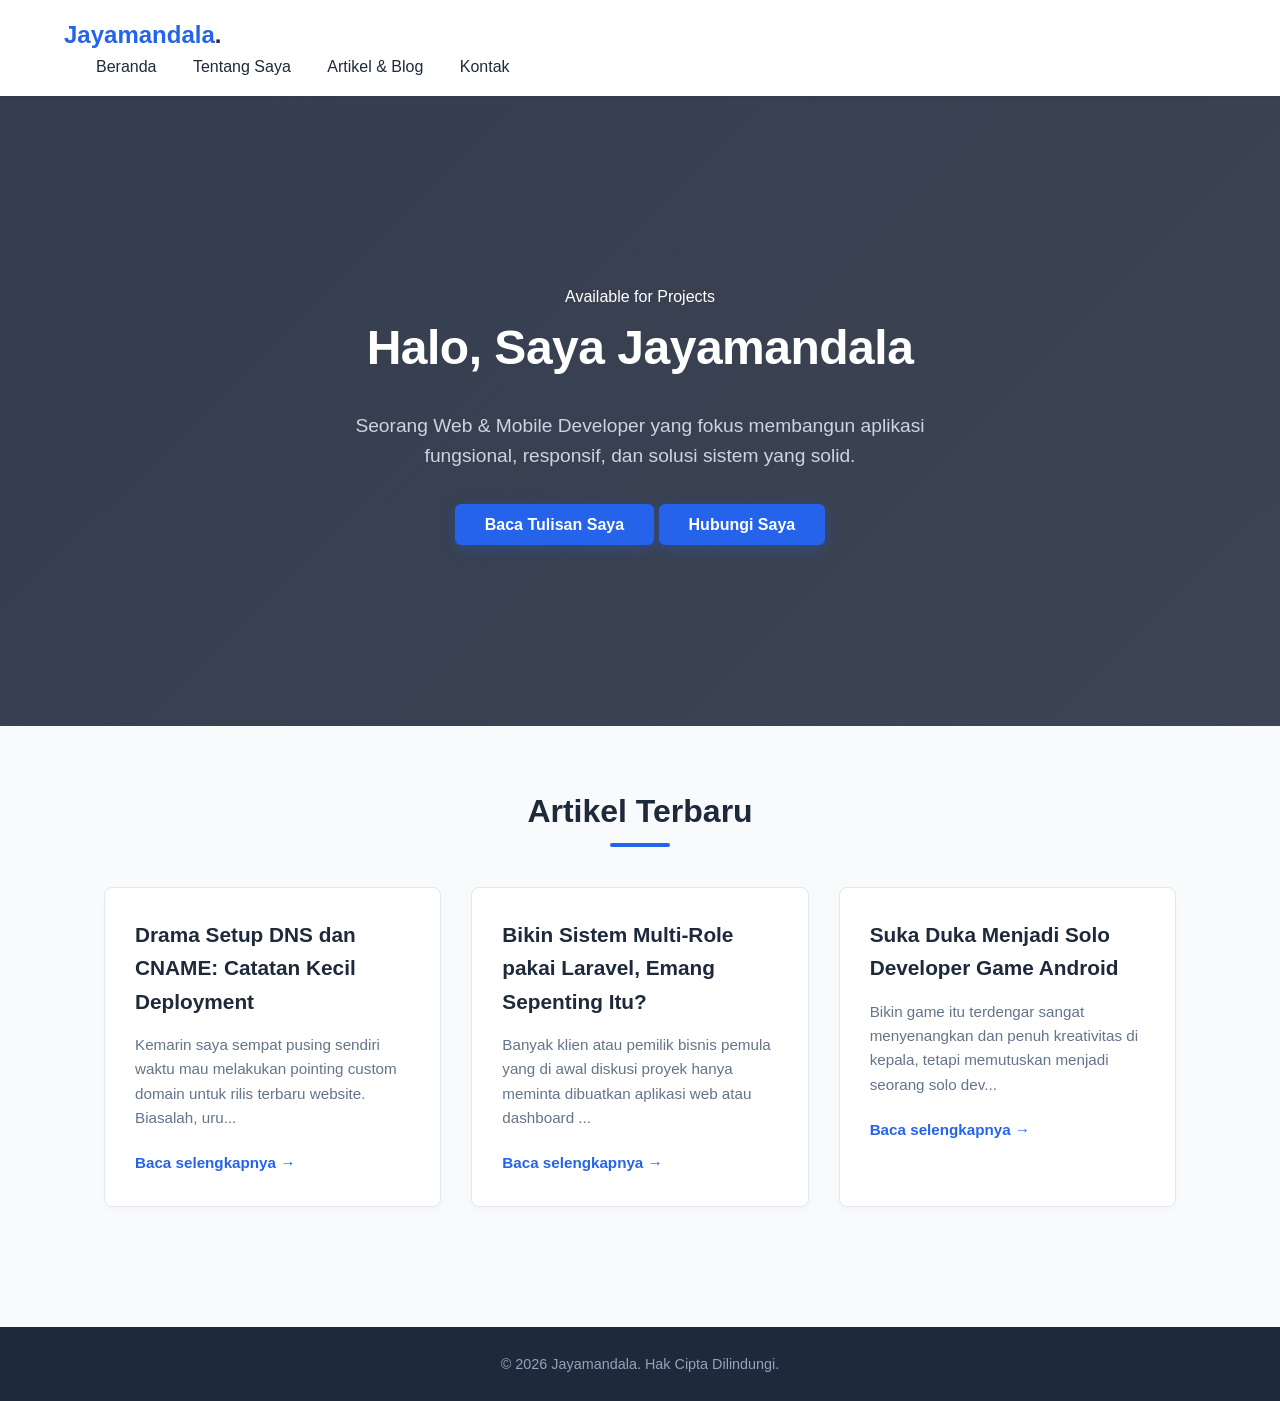
<file: index.html>
<!DOCTYPE html>
<html lang="id">
<head>
    <meta charset="UTF-8">
    <meta name="google-adsense-account" content="ca-pub-1860319280262032">
    <script async src="https://pagead2.googlesyndication.com/pagead/js/adsbygoogle.js?client=ca-pub-1860319280262032" crossorigin="anonymous"></script>
    
    <meta name="viewport" content="width=device-width, initial-scale=1.0">
    <title>Jayamandala | Web & Mobile Developer</title>
    <link rel="preconnect" href="https://fonts.googleapis.com">
    <link rel="preconnect" href="https://fonts.gstatic.com" crossorigin>
    <link href="https://fonts.googleapis.com/css2?family=Plus+Jakarta+Sans:wght@400;500;600;700&display=swap" rel="stylesheet">
    <link rel="stylesheet" href="style.css">
</head>
<body>

    <nav>
        <div class="nav-container">
            <a href="index.html" class="logo">Jayamandala<span>.</span></a>
            <div class="nav-links">
                <a href="index.html" class="active">Beranda</a>
                <a href="tentang.html">Tentang Saya</a>
                <a href="artikel.html">Artikel & Blog</a>
                <a href="kontak.html">Kontak</a>
            </div>
        </div>
    </nav>

    <header class="hero">
        <div class="hero-overlay"></div>
        <div class="hero-content">
            <span class="badge">Available for Projects</span>
            <h1>Halo, Saya Jayamandala</h1>
            <p>Seorang Web & Mobile Developer yang fokus membangun aplikasi fungsional, responsif, dan solusi sistem yang solid.</p>
            <div class="hero-action">
                <a href="artikel.html" class="btn btn-primary">Baca Tulisan Saya</a>
                <a href="kontak.html" class="btn btn-secondary">Hubungi Saya</a>
            </div>
        </div>
    </header>

    <main class="container">
        <h2 class="section-title">Artikel Terbaru</h2>
        <div class="grid" id="latest-posts">
            </div>
    </main>

    <footer>
        <p>&copy; 2026 Jayamandala. Hak Cipta Dilindungi.</p>
    </footer>

    <script src="data.js"></script>
    <script>
        // Render 3 artikel terbaru di halaman depan
        const latestContainer = document.getElementById('latest-posts');
        const latestArticles = articles.slice(0, 3);
        
        latestArticles.forEach(article => {
            const card = document.createElement('div');
            card.className = 'card';
            card.innerHTML = `
                <div class="card-body">
                    <h3>${article.title}</h3>
                    <p>${article.content.substring(0, 120)}...</p>
                    <a href="baca.html?id=${article.id}" class="read-more">Baca selengkapnya &rarr;</a>
                </div>
            `;
            latestContainer.appendChild(card);
        });
    </script>
</body>
</html>
</file>
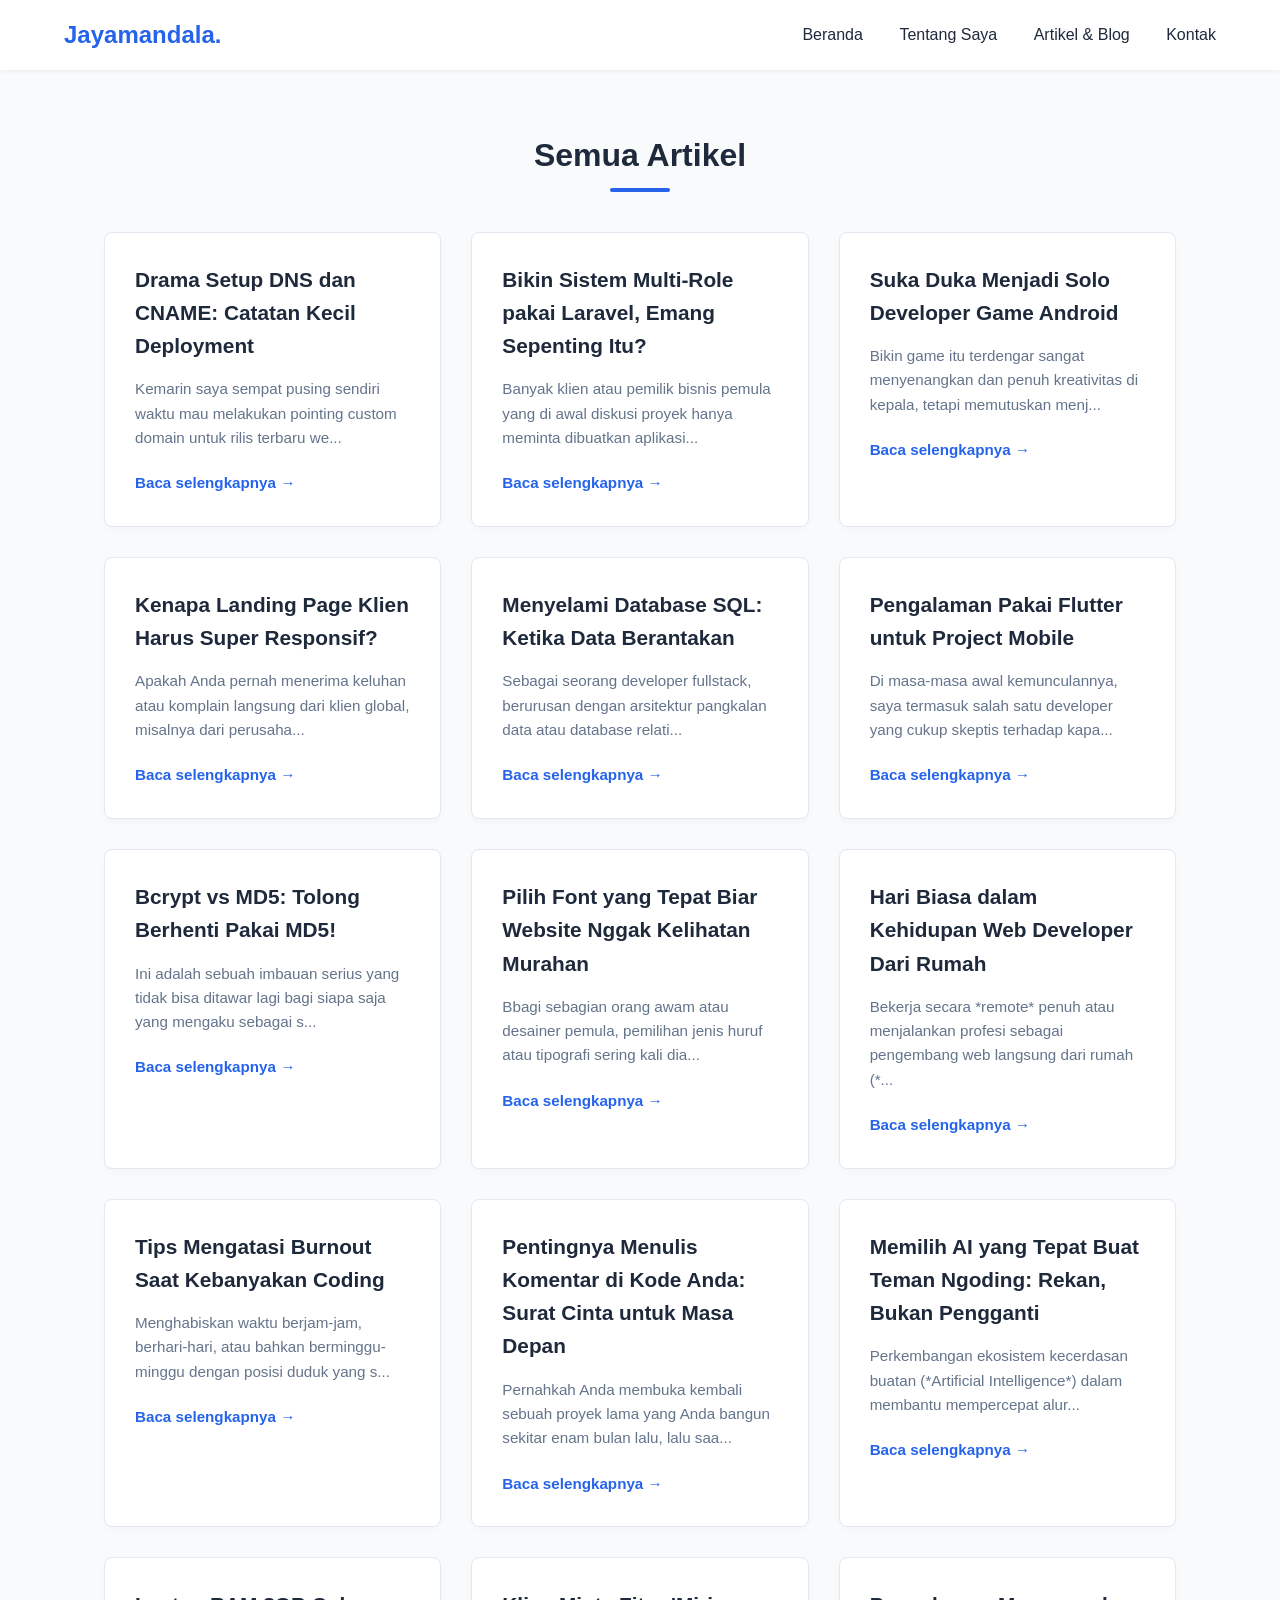
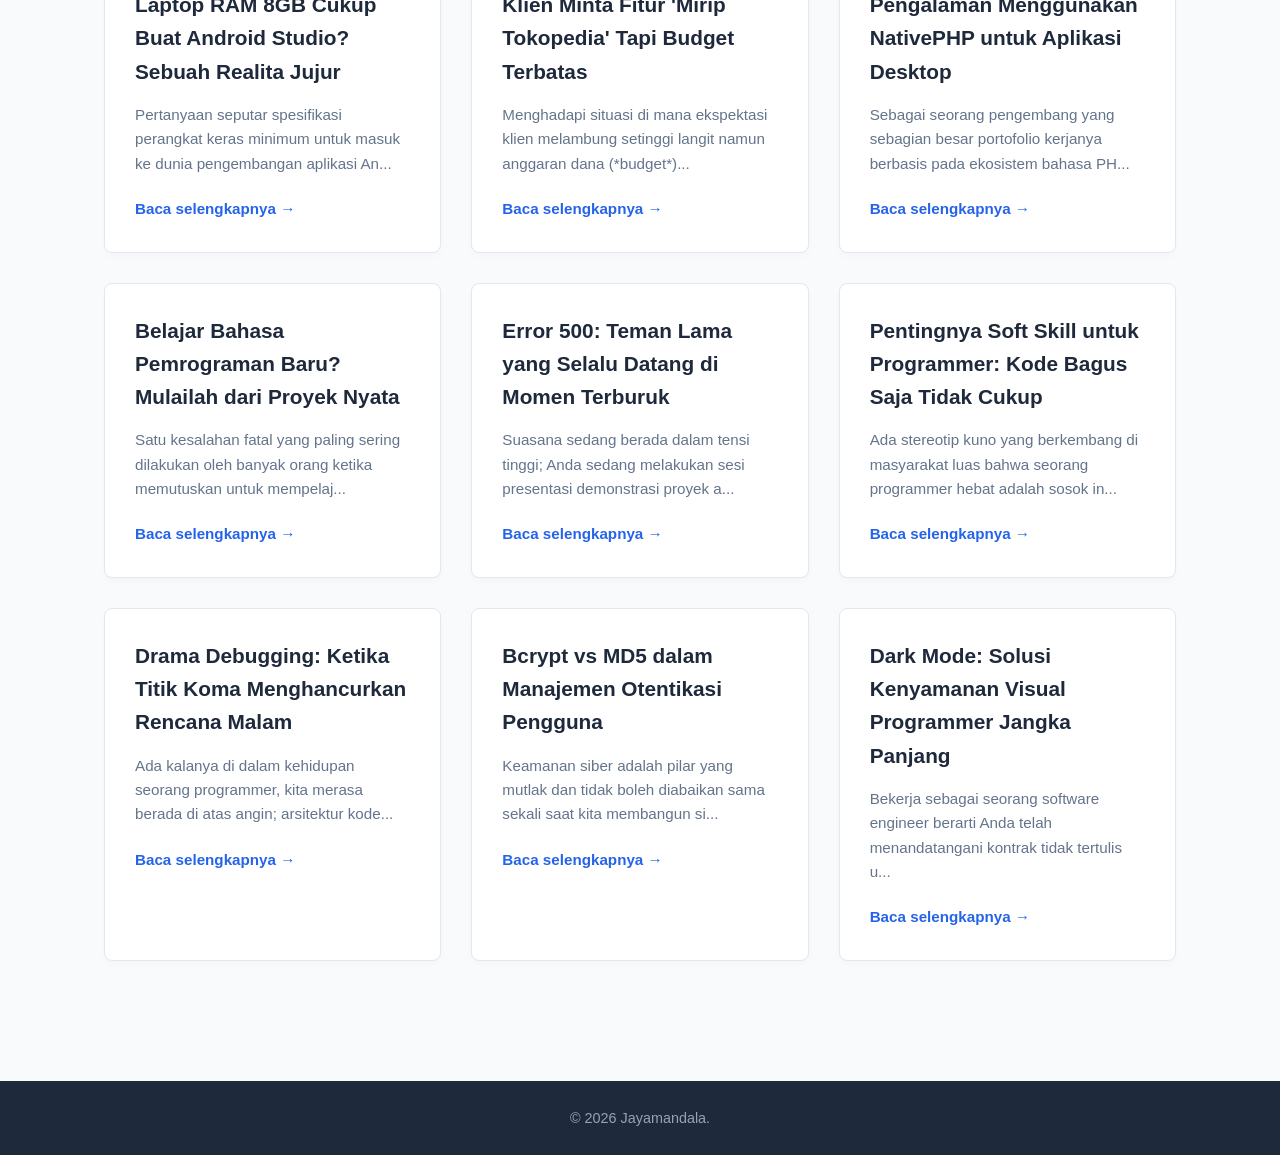
<file: artikel.html>
<!DOCTYPE html>
<html lang="id">
<head>
    <meta charset="UTF-8">
    <script async src="https://pagead2.googlesyndication.com/pagead/js/adsbygoogle.js?client=ca-pub-1860319280262032"
     crossorigin="anonymous"></script>
    <title>Artikel & Blog - Jayamandala</title>
    <link rel="stylesheet" href="style.css">
</head>
<body>
    <nav>
        <a href="index.html" class="logo">Jayamandala.</a>
        <div class="nav-links">
            <a href="index.html">Beranda</a>
            <a href="tentang.html">Tentang Saya</a>
            <a href="artikel.html">Artikel & Blog</a>
            <a href="kontak.html">Kontak</a>
        </div>
    </nav>
    <main class="container">
        <h1 class="section-title">Semua Artikel</h1>
        <div class="grid" id="all-posts"></div>
    </main>
    <footer><p>&copy; 2026 Jayamandala.</p></footer>

    <script src="data.js"></script>
    <script>
        const allContainer = document.getElementById('all-posts');
        articles.forEach(article => {
            const card = document.createElement('div');
            card.className = 'card';
            card.innerHTML = `
                <h3>${article.title}</h3>
                <p>${article.content.substring(0, 100)}...</p>
                <a href="baca.html?id=${article.id}" class="read-more">Baca selengkapnya &rarr;</a>
            `;
            allContainer.appendChild(card);
        });
    </script>
</body>
</html>
</file>
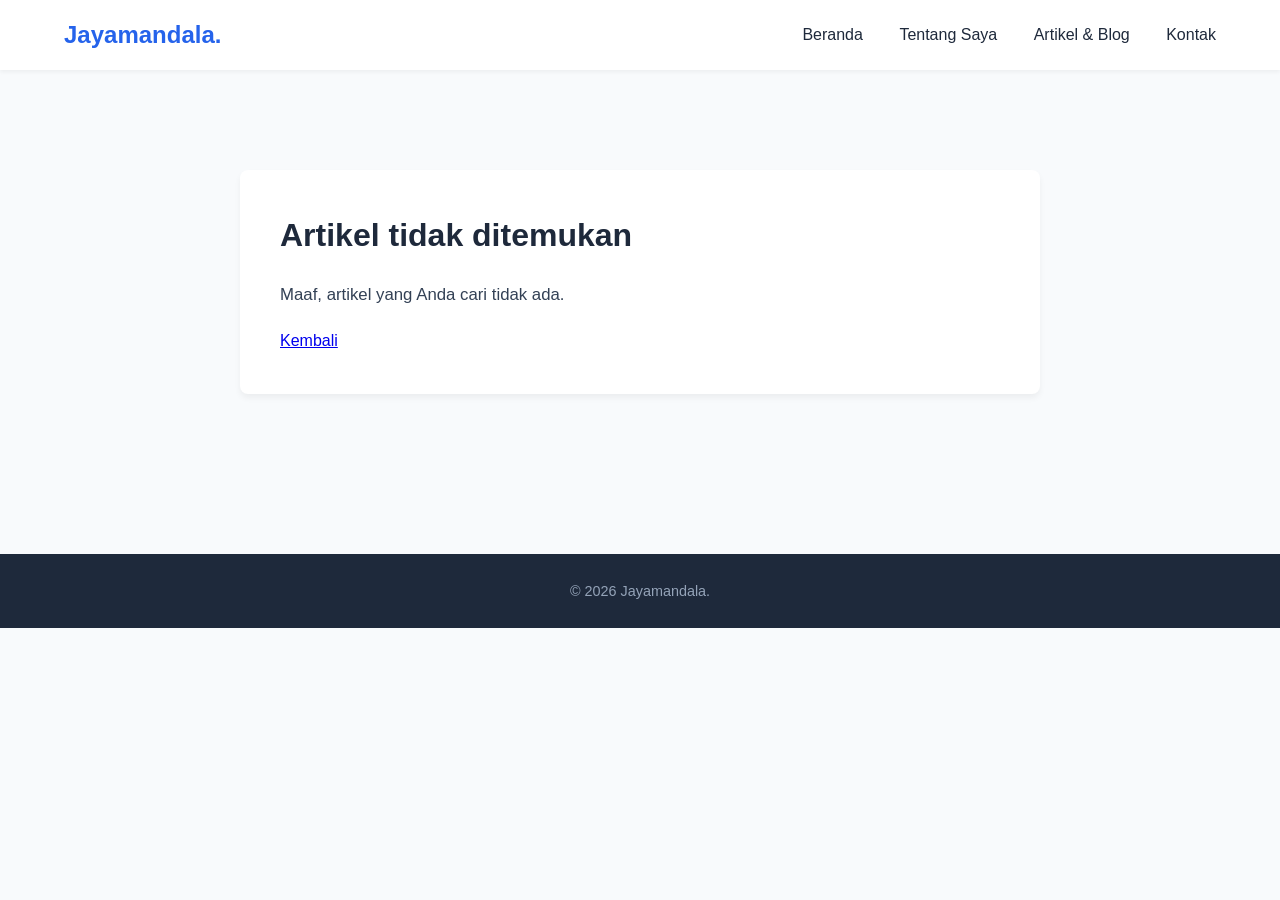
<file: baca.html>
<!DOCTYPE html>
<html lang="id">
<head>
    <meta charset="UTF-8">
    <script async src="https://pagead2.googlesyndication.com/pagead/js/adsbygoogle.js?client=ca-pub-1860319280262032"
     crossorigin="anonymous"></script>
    <title>Baca Artikel - Jayamandala</title>
    <link rel="stylesheet" href="style.css">
</head>
<body>
    <nav>
        <a href="index.html" class="logo">Jayamandala.</a>
        <div class="nav-links">
            <a href="index.html">Beranda</a>
            <a href="tentang.html">Tentang Saya</a>
            <a href="artikel.html">Artikel & Blog</a>
            <a href="kontak.html">Kontak</a>
        </div>
    </nav>
    <main class="container">
        <div class="article-content" id="single-post">
            <!-- Konten artikel akan dimuat di sini -->
        </div>
    </main>
    <footer><p>&copy; 2026 Jayamandala.</p></footer>

    <script src="data.js"></script>
    <script>
        const urlParams = new URLSearchParams(window.location.search);
        const articleId = parseInt(urlParams.get('id'));
        const postContainer = document.getElementById('single-post');
        
        const article = articles.find(a => a.id === articleId);
        
        if (article) {
            document.title = article.title + " - Jayamandala";
            postContainer.innerHTML = `
                <h1>${article.title}</h1>
                <div class="meta">Ditulis oleh Jayamandala | Topik: Web Development</div>
                <div class="content">
                    ${article.content.split('\n\n').map(p => `<p>${p}</p>`).join('')}
                </div>
                <br><br>
                <a href="artikel.html" class="btn">&larr; Kembali ke Daftar Artikel</a>
            `;
        } else {
            postContainer.innerHTML = `<h1>Artikel tidak ditemukan</h1><p>Maaf, artikel yang Anda cari tidak ada.</p><a href="artikel.html">Kembali</a>`;
        }
    </script>
</body>
</html>
</file>
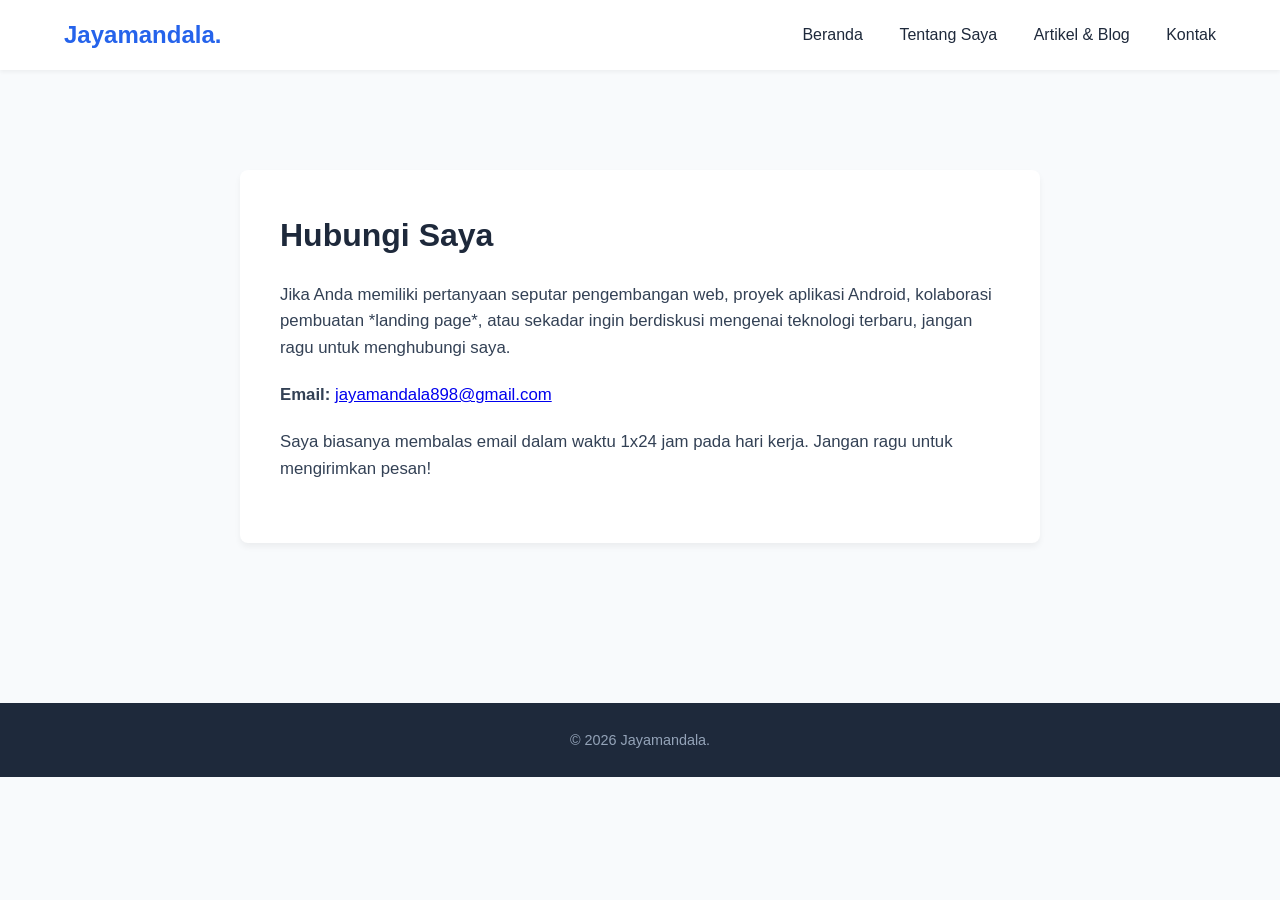
<file: kontak.html>
<!DOCTYPE html>
<html lang="id">
<head>
    <meta charset="UTF-8">
    <script async src="https://pagead2.googlesyndication.com/pagead/js/adsbygoogle.js?client=ca-pub-1860319280262032"
     crossorigin="anonymous"></script>
    <title>Kontak - Jayamandala</title>
    <link rel="stylesheet" href="style.css">
</head>
<body>
    <nav>
        <a href="index.html" class="logo">Jayamandala.</a>
        <div class="nav-links">
            <a href="index.html">Beranda</a>
            <a href="tentang.html">Tentang Saya</a>
            <a href="artikel.html">Artikel & Blog</a>
            <a href="kontak.html">Kontak</a>
        </div>
    </nav>
    <main class="container">
        <div class="article-content">
            <h1>Hubungi Saya</h1>
            <p>Jika Anda memiliki pertanyaan seputar pengembangan web, proyek aplikasi Android, kolaborasi pembuatan *landing page*, atau sekadar ingin berdiskusi mengenai teknologi terbaru, jangan ragu untuk menghubungi saya.</p>
            <p><strong>Email:</strong> <a href="mailto:jayamandala898@gmail.com">jayamandala898@gmail.com</a></p>
            <p>Saya biasanya membalas email dalam waktu 1x24 jam pada hari kerja. Jangan ragu untuk mengirimkan pesan!</p>
        </div>
    </main>
    <footer><p>&copy; 2026 Jayamandala.</p></footer>
</body>
</html>
</file>
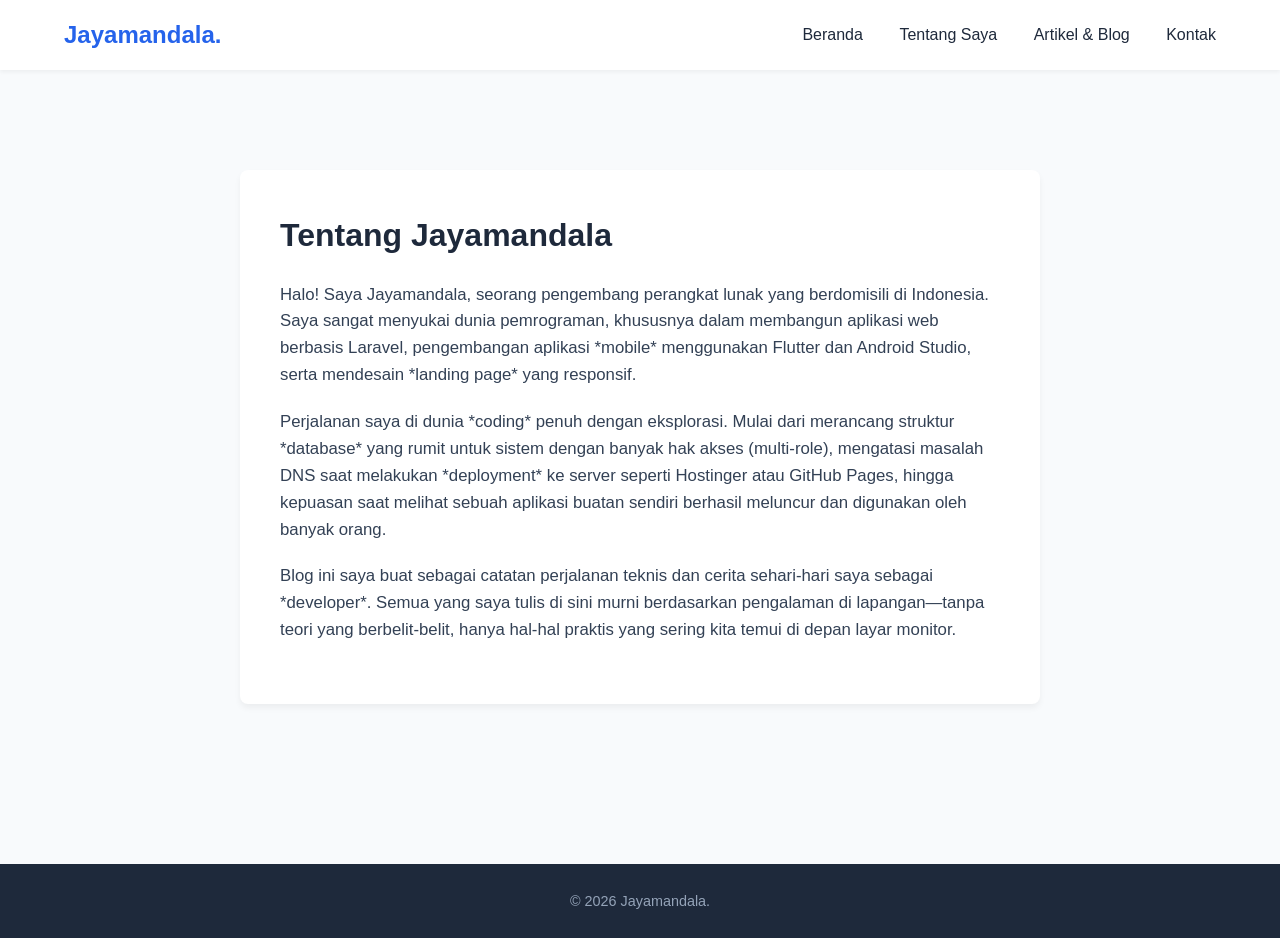
<file: tentang.html>
<!DOCTYPE html>
<html lang="id">
<head>
    <meta charset="UTF-8">
    <script async src="https://pagead2.googlesyndication.com/pagead/js/adsbygoogle.js?client=ca-pub-1860319280262032"
     crossorigin="anonymous"></script>
    <title>Tentang Saya - Jayamandala</title>
    <link rel="stylesheet" href="style.css">
</head>
<body>
    <nav>
        <a href="index.html" class="logo">Jayamandala.</a>
        <div class="nav-links">
            <a href="index.html">Beranda</a>
            <a href="tentang.html">Tentang Saya</a>
            <a href="artikel.html">Artikel & Blog</a>
            <a href="kontak.html">Kontak</a>
        </div>
    </nav>
    <main class="container">
        <div class="article-content">
            <h1>Tentang Jayamandala</h1>
            <p>Halo! Saya Jayamandala, seorang pengembang perangkat lunak yang berdomisili di Indonesia. Saya sangat menyukai dunia pemrograman, khususnya dalam membangun aplikasi web berbasis Laravel, pengembangan aplikasi *mobile* menggunakan Flutter dan Android Studio, serta mendesain *landing page* yang responsif.</p>
            <p>Perjalanan saya di dunia *coding* penuh dengan eksplorasi. Mulai dari merancang struktur *database* yang rumit untuk sistem dengan banyak hak akses (multi-role), mengatasi masalah DNS saat melakukan *deployment* ke server seperti Hostinger atau GitHub Pages, hingga kepuasan saat melihat sebuah aplikasi buatan sendiri berhasil meluncur dan digunakan oleh banyak orang.</p>
            <p>Blog ini saya buat sebagai catatan perjalanan teknis dan cerita sehari-hari saya sebagai *developer*. Semua yang saya tulis di sini murni berdasarkan pengalaman di lapangan—tanpa teori yang berbelit-belit, hanya hal-hal praktis yang sering kita temui di depan layar monitor.</p>
        </div>
    </main>
    <footer><p>&copy; 2026 Jayamandala.</p></footer>
</body>
</html>
</file>
<file: style.css>
:root {
    --primary: #2563eb;
    --dark: #1e293b;
    --light: #f8fafc;
    --gray: #64748b;
}

* { 
    margin: 0; 
    padding: 0; 
    box-sizing: border-box; 
    font-family: 'Segoe UI', Tahoma, Geneva, Verdana, sans-serif; 
}

body { 
    background-color: var(--light); 
    color: var(--dark); 
    line-height: 1.6; 
}

/* Navbar */
nav { 
    background-color: white; 
    padding: 1rem 5%; 
    display: flex; 
    justify-content: space-between; 
    align-items: center; 
    box-shadow: 0 2px 4px rgba(0,0,0,0.05); 
    position: sticky; 
    top: 0; 
    z-index: 100; 
}
.logo { 
    font-size: 1.5rem; 
    font-weight: bold; 
    color: var(--primary); 
    text-decoration: none; 
}
.logo span {
    color: var(--dark);
}
.nav-links a { 
    margin-left: 2rem; 
    text-decoration: none; 
    color: var(--dark); 
    font-weight: 500; 
    transition: color 0.3s; 
}
.nav-links a:hover { 
    color: var(--primary); 
}

/* ==========================================================================
   PERBAIKAN HERO SECTION: Menambahkan Gambar Online & Overlay Transparan
   ========================================================================== */
.hero { 
    position: relative; /* Wajib agar overlay berada tepat di atas background */
    display: flex; 
    align-items: center; 
    justify-content: center; 
    text-align: center; 
    padding: 120px 5%; 
    
    /* Memuat gambar coding/teknologi secara online */
    background-image: url('https://images.unsplash.com/photo-1605379399642-870262d3d051?q=80&w=1920&auto=format&fit=crop');
    background-size: cover;
    background-position: center;
    background-attachment: fixed; /* Efek paralaks halus saat di-scroll */
    
    color: white; 
    min-height: 70vh; 
}

/* Lapisan Gelap Transparan di atas gambar agar tulisan putih mudah dibaca */
.hero-overlay {
    position: absolute;
    top: 0;
    left: 0;
    width: 100%;
    height: 100%;
    background: linear-gradient(135deg, rgba(30, 41, 59, 0.9) 0%, rgba(15, 23, 42, 0.8) 100%);
    z-index: 1;
}

/* Pembungkus teks hero agar naik ke atas lapisan overlay */
.hero-content {
    position: relative;
    z-index: 2;
    max-width: 800px;
    margin: 0 auto;
}

.hero h1 { 
    font-size: 3rem; 
    margin-bottom: 1.5rem; 
    font-weight: 700;
    letter-spacing: -0.5px;
}
.hero p { 
    font-size: 1.2rem; 
    color: #cbd5e1; 
    margin-bottom: 2.5rem; 
    max-width: 650px; 
    margin-left: auto; 
    margin-right: auto; 
}

/* Desain Button */
.btn { 
    padding: 12px 30px; 
    background-color: var(--primary); 
    color: white; 
    text-decoration: none; 
    border-radius: 6px; 
    font-weight: bold; 
    transition: all 0.3s ease; 
    box-shadow: 0 4px 14px rgba(37, 99, 235, 0.3);
}
.btn:hover { 
    background-color: #1d4ed8; 
    transform: translateY(-2px);
    box-shadow: 0 6px 20px rgba(37, 99, 235, 0.4);
}

/* Container & Sections */
.container { 
    max-width: 1200px; 
    margin: 0 auto; 
    padding: 60px 5%; 
}
.section-title { 
    text-align: center; 
    font-size: 2rem; 
    margin-bottom: 40px; 
    color: var(--dark); 
    position: relative;
    padding-bottom: 10px;
}
/* Aksen garis biru kecil di bawah judul section */
.section-title::after {
    content: '';
    position: absolute;
    bottom: 0;
    left: 50%;
    transform: translateX(-50%);
    width: 60px;
    height: 4px;
    background-color: var(--primary);
    border-radius: 2px;
}

/* Grid Artikel */
.grid { 
    display: grid; 
    grid-template-columns: repeat(auto-fit, minmax(300px, 1fr)); 
    gap: 30px; 
}
.card { 
    background: white; 
    padding: 30px; 
    border-radius: 8px; 
    border: 1px solid #e2e8f0;
    box-shadow: 0 4px 6px rgba(0,0,0,0.02); 
    transition: all 0.3s ease; 
}
.card:hover { 
    transform: translateY(-5px); 
    box-shadow: 0 10px 20px rgba(0,0,0,0.08);
    border-color: #cbd5e1;
}
.card h3 { 
    margin-bottom: 15px; 
    color: var(--dark); 
    font-size: 1.3rem;
    transition: color 0.2s;
}
.card:hover h3 {
    color: var(--primary);
}
.card p { 
    color: var(--gray); 
    font-size: 0.95rem; 
    margin-bottom: 20px; 
}
.read-more { 
    color: var(--primary); 
    text-decoration: none; 
    font-weight: bold; 
    font-size: 0.95rem;
}
.read-more:hover {
    text-decoration: underline;
}

/* Single Article Reader */
.article-content { 
    background: white; 
    padding: 40px; 
    border-radius: 8px; 
    box-shadow: 0 4px 6px rgba(0,0,0,0.05); 
    max-width: 800px; 
    margin: 40px auto; 
}
.article-content h1 { 
    margin-bottom: 20px; 
    color: var(--dark); 
}
.article-content .meta { 
    color: var(--gray); 
    font-size: 0.9rem; 
    margin-bottom: 30px; 
    border-bottom: 1px solid #e2e8f0; 
    padding-bottom: 10px; 
}
.article-content p { 
    margin-bottom: 20px; 
    font-size: 1.05rem; 
    color: #334155;
}

/* Footer */
footer { 
    background-color: var(--dark); 
    color: #94a3b8; 
    text-align: center; 
    padding: 25px; 
    margin-top: 60px; 
    font-size: 0.9rem;
    border-top: 1px solid #1e293b;
}

/* Responsive */
@media (max-width: 768px) {
    .nav-links { 
        display: none; 
    }
    .hero h1 {
        font-size: 2.25rem;
    }
    .hero p {
        font-size: 1rem;
    }
}
</file>
